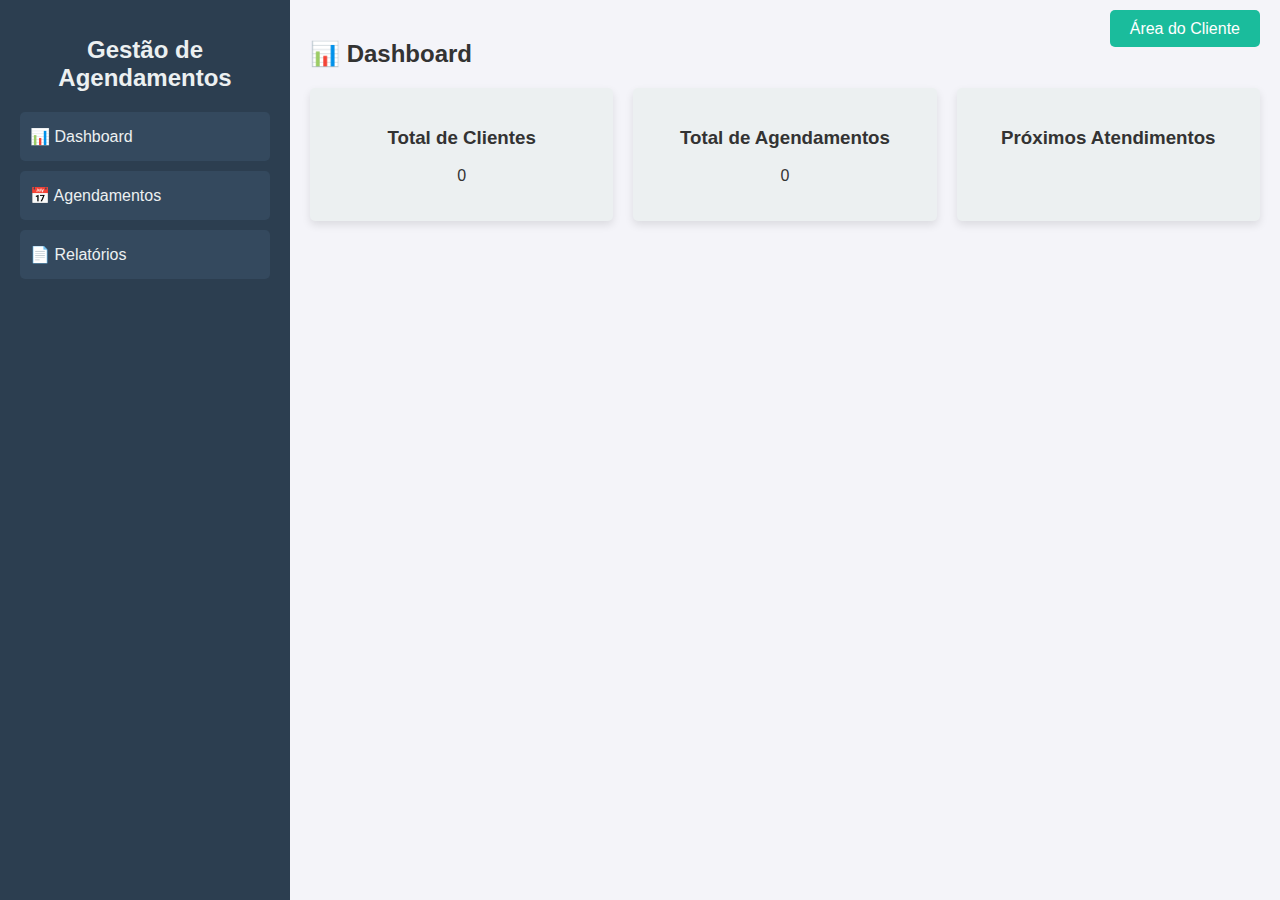
<file: sistemaAGENDAMENTOS/index.html>
<!DOCTYPE html>
<html lang="pt-br">
<head>
  <meta charset="UTF-8">
  <meta name="viewport" content="width=device-width, initial-scale=1.0">
  <title>Sistema Profissional de Agendamentos</title>
  <link rel="stylesheet" href="style.css">
</head>
<body>
  <div class="container">
    <!-- Menu Lateral -->
    <aside class="sidebar">
      <h1>Gestão de Agendamentos</h1>
      <ul>
        <li id="btn-dashboard">📊 Dashboard</li>
        <li id="btn-agendamentos">📅 Agendamentos</li>
        <li id="btn-relatorios">📄 Relatórios</li>
      </ul>
    </aside>

    <!-- Área Principal -->
    <main class="main-content">
    <section class="area-cliente-link">
        <a href="cliente.html">Área do Cliente</a>
      </section>
      <section id="dashboard" class="pagina ativo">
        <h2>📊 Dashboard</h2>
        <div class="cards">
          <div class="card">
            <h3>Total de Clientes</h3>
            <p id="total-clientes">0</p>
          </div>
          <div class="card">
            <h3>Total de Agendamentos</h3>
            <p id="total-agendamentos">0</p>
          </div>
          <div class="card">
            <h3>Próximos Atendimentos</h3>
            <ul id="proximos-atendimentos"></ul>
          </div>
        </div>
      </section>
      
<section id="agendamentos" class="pagina">
    <h2>📅 Agendamentos</h2>
    
    <!-- Botão para exibir o formulário de agendamento -->
    <button id="btn-agendar">Agendar Novo Atendimento</button>

    <!-- Formulário de agendamento, inicialmente oculto -->
    <div id="form-agendamento-container" style="display: none;">
        <form id="form-agendamento">
            <input type="text" id="nome-agendamento" placeholder="Nome do Cliente" required>
            <input type="date" id="data-agendamento" required>
            <input type="time" id="hora-inicio" required>
            <input type="time" id="hora-fim" required>
            <input type="number" id="numero-cliente" placeholder="Número do Cliente" required>
            <input type="number" id="valor-servico" placeholder="Valor do Serviço" required>
            <select id="forma-pagamento" required>
                <option value="">Forma de Pagamento</option>
                <option value="cartao">Cartão</option>
                <option value="dinheiro">Dinheiro</option>
                <option value="pix">PIX</option>
            </select>
            <select id="status-atendimento" required>
                <option value="pendente">Pendente</option>
                <option value="concluido">Concluído</option>
                <option value="faltou">Cliente Faltou</option>
            </select>
            <button type="submit">Agendar</button>
        </form>
    </div>

    <!-- Lista de agendamentos -->
    <ul id="lista-agendamentos"></ul>
</section>


      <section id="relatorios" class="pagina">
        <h2>📄 Relatórios</h2>
        <p>Aqui você poderá gerar relatórios detalhados sobre clientes, agendamentos e feedbacks.</p>
        <button id="gerarRelatorio" onclick="gerarRelatorio()">Gerar Relatório</button>
        <pre id="relatorio-gerado"></pre>
      </section>
    </main>
  </div>

  <script src="app.js"></script>
</body>
</html>
</file>
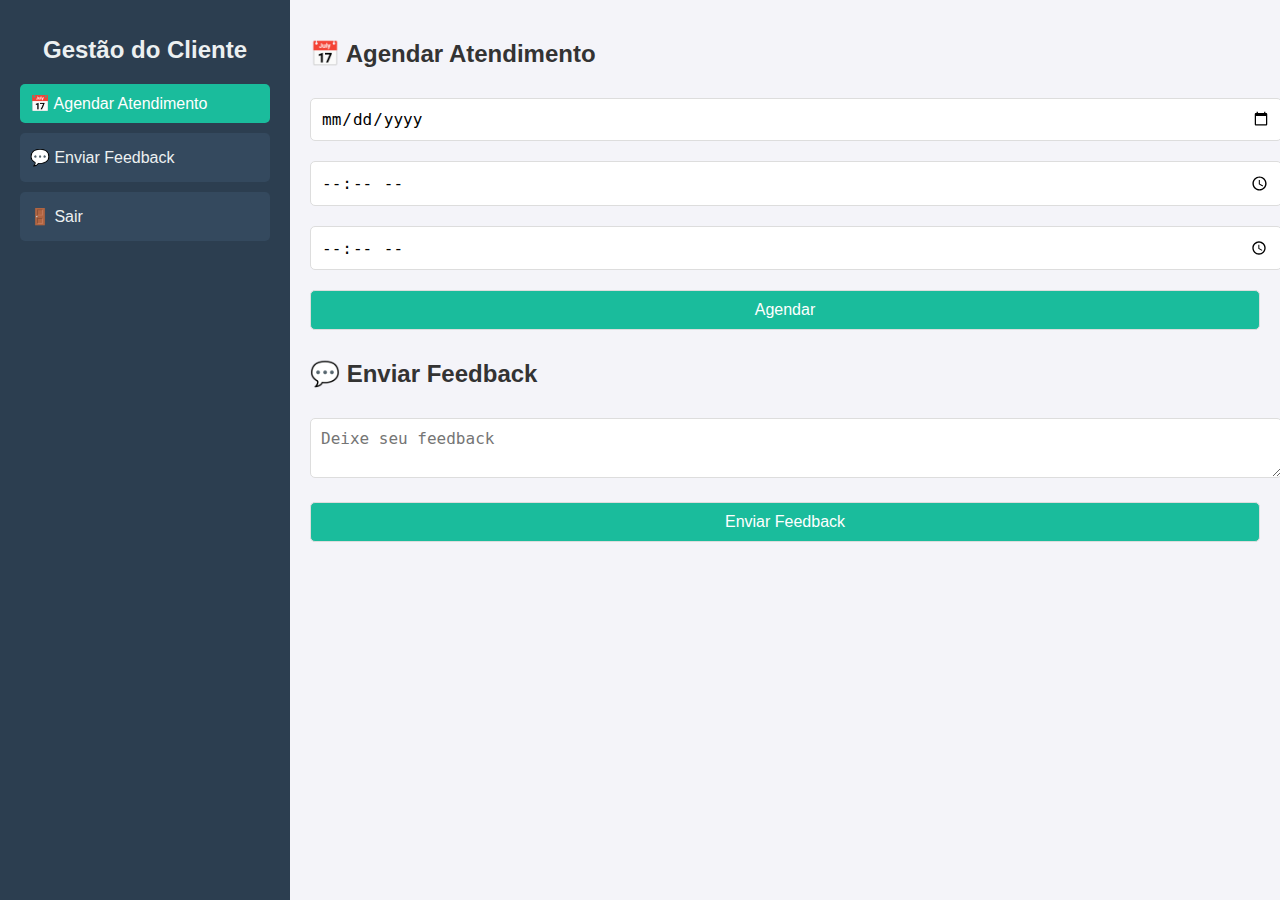
<file: sistemaAGENDAMENTOS/cliente.html>
<!DOCTYPE html>
<html lang="pt-br">
<head>
  <meta charset="UTF-8">
  <meta name="viewport" content="width=device-width, initial-scale=1.0">
  <title>Área do Cliente</title>
  <link rel="stylesheet" href="style.css">
</head>
<body>
  <div class="container">
    <!-- Menu Lateral -->
    <aside class="sidebar">
      <h1>Gestão do Cliente</h1>
      <ul>
        <li id="btn-agendar">📅 Agendar Atendimento</li>
        <li id="btn-feedback">💬 Enviar Feedback</li>
        <li id="btn-sair">🚪 Sair</li>
      </ul>
    </aside>

    <!-- Área Principal -->
    <main class="main-content">
      <section id="agendamentos">
        <h2>📅 Agendar Atendimento</h2>
        <form id="form-agendamento">
          <input type="date" id="data-agendamento" required>
          <input type="time" id="hora-inicio" required>
          <input type="time" id="hora-fim" required>
          <button type="submit">Agendar</button>
        </form>
        <p id="agendamento-mensagem" style="color: green;"></p>
      </section>

      <section id="feedback">
        <h2>💬 Enviar Feedback</h2>
        <form id="form-feedback">
          <textarea id="feedback-texto" placeholder="Deixe seu feedback" required></textarea>
          <button type="submit">Enviar Feedback</button>
        </form>
        <p id="feedback-mensagem" style="color: green;"></p>
      </section>
    </main>
  </div>

  <script src="app.js"></script>
</body>
</html>
</file>
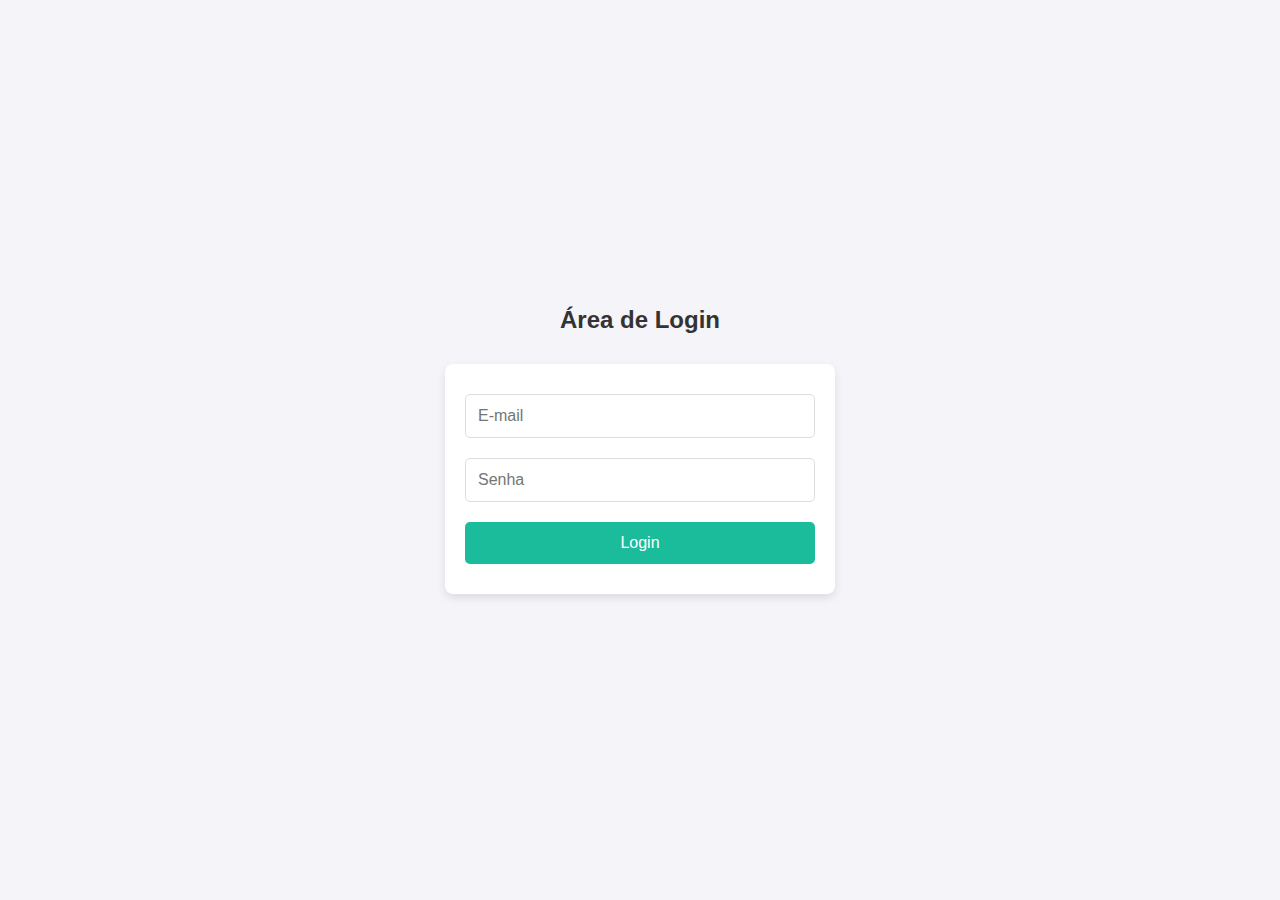
<file: sistemaAGENDAMENTOS/login.html>
<!DOCTYPE html>
<html lang="pt-br">
<head>
  <meta charset="UTF-8">
  <meta name="viewport" content="width=device-width, initial-scale=1.0">
  <title>Login - Sistema de Agendamentos</title>
  <link rel="stylesheet" href="style.css">
</head>
<body>
  <div class="login-container">
    <h2>Área de Login</h2>
    <form id="login-form">
      <input type="email" id="email-login" placeholder="E-mail" required>
      <input type="password" id="senha-login" placeholder="Senha" required>
      <button type="submit">Login</button>
    </form>
    <p id="login-error" style="display: none; color: red;">E-mail ou senha inválidos.</p>
  </div>

  <script src="app.js"></script>
</body>
</html>
</file>
<file: sistemaAGENDAMENTOS/style.css>
/* Estilo geral */
body {
    margin: 0;
    font-family: Arial, sans-serif;
    background-color: #f4f4f9;
    color: #333;
}

.container {
    display: flex;
    height: 100vh;
}

.area-cliente-link {
    position: absolute;
    top: 20px;
    right: 20px;
}

.area-cliente-link a {
    background-color: #1abc9c;
    color: white;
    padding: 10px 20px;
    border-radius: 5px;
    text-decoration: none;
    font-size: 16px;
}

.area-cliente-link a:hover {
    background-color: #16a085;
}

/* Estilo do conteúdo principal */
.main-content {
    flex: 1;
    padding: 20px;
    overflow-y: auto;
}

/* Estilo da sidebar */
.sidebar {
    width: 250px;
    background-color: #2c3e50;
    color: #ecf0f1;
    padding: 20px;
}

.sidebar h1 {
    font-size: 24px;
    text-align: center;
    margin-bottom: 20px;
}

.sidebar ul {
    list-style: none;
    padding: 0;
}

.sidebar ul li {
    padding: 15px 10px;
    margin: 10px 0;
    background-color: #34495e;
    cursor: pointer;
    text-align: center;
    border-radius: 5px;
}

.sidebar ul li:hover {
    background-color: #1abc9c;
}

#gerarRelatorio {
    background-color: #1abc9c;
    color: white;
    padding: 10px;
    border-radius: 5px;
    border: none;
    cursor: pointer;
}

#relatorio-gerado {
    margin-top: 20px;
    padding: 20px;
    background-color: #ecf0f1;
    border-radius: 5px;
    font-family: monospace;
    white-space: pre-wrap;
    word-wrap: break-word;
}


/* Estilo para o botão de agendar */
#btn-agendar {
    background-color: #1abc9c;
    color: white;
    padding: 10px;
    border-radius: 5px;
    border: none;
    cursor: pointer;
}

#btn-agendar:hover {
    background-color: #16a085;
}

/* Esconder o formulário inicialmente */
#form-agendamento-container {
    display: none;
}


/* Estilo do conteúdo principal */
.main-content {
    flex: 1;
    padding: 20px;
    overflow-y: auto;
}

.pagina {
    display: none;
}

.pagina.ativo {
    display: block;
}

.pagina h2 {
    margin-bottom: 20px;
}

.cards {
    display: flex;
    gap: 20px;
    margin-bottom: 20px;
}

.card {
    flex: 1;
    padding: 20px;
    background-color: #ecf0f1;
    border-radius: 5px;
    text-align: center;
    box-shadow: 0 4px 8px rgba(0, 0, 0, 0.1);
}

/* Estilo de formulários */
form {
    margin-bottom: 20px;
}

form input, form select, form button, form textarea {
    width: 100%;
    padding: 10px;
    margin: 10px 0;
    font-size: 16px;
    border-radius: 5px;
    border: 1px solid #ddd;
}

form button {
    background-color: #1abc9c;
    color: white;
    cursor: pointer;
}

form button:hover {
    background-color: #16a085;
}

/* Listas */
ul {
    list-style: none;
    padding: 0;
}

ul li {
    padding: 10px;
    margin: 10px 0;
    background-color: #ecf0f1;
    border-radius: 5px;
    display: flex;
    justify-content: space-between;
    align-items: center;
}

ul li button {
    background-color: #e74c3c;
    color: white;
    border: none;
    padding: 5px 10px;
    border-radius: 5px;
    cursor: pointer;
}

ul li button:hover {
    background-color: #c0392b;
}

/* Estilo do Login */
body {
    margin: 0;
    font-family: Arial, sans-serif;
    background-color: #f4f4f9;
  }
  
  .login-container {
    display: flex;
    flex-direction: column;
    justify-content: center;
    align-items: center;
    height: 100vh;
    background-color: #f4f4f9;
  }
  
  .login-container h2 {
    margin-bottom: 30px;
    font-size: 24px;
    color: #333;
  }
  
  #login-form {
    width: 100%;
    max-width: 350px; /* Limita a largura do formulário */
    padding: 20px;
    background-color: white;
    border-radius: 8px;
    box-shadow: 0px 4px 8px rgba(0, 0, 0, 0.1);
  }
  
  #login-form input {
    width: 100%;
    padding: 12px;
    margin: 10px 0;
    font-size: 16px;
    border-radius: 5px;
    border: 1px solid #ddd;
    box-sizing: border-box; /* Garante que o padding não quebre o layout */
  }
  
  #login-form button {
    width: 100%;
    padding: 12px;
    background-color: #1abc9c;
    color: white;
    font-size: 16px;
    border-radius: 5px;
    border: none;
    cursor: pointer;
  }
  
  #login-form button:hover {
    background-color: #16a085;
  }
  
  #login-error {
    color: red;
    text-align: center;
    font-size: 14px;
    margin-top: 15px;
    display: none; /* Exibe somente em caso de erro */
  }
  
  /* Estilo para o link de "Esqueci minha senha" (opcional) */
  #esqueci-senha {
    text-align: center;
    margin-top: 15px;
  }
  
  #esqueci-senha a {
    color: #1abc9c;
    text-decoration: none;
  }
  
  #esqueci-senha a:hover {
    text-decoration: underline;
  }
  
  @media (max-width: 768px) {
    .container {
        flex-direction: column;
    }

    .sidebar {
        width: 100%;
        text-align: center;
    }

    .main-content {
        padding: 10px;
    }

    .cards {
        flex-direction: column;
    }

    .card {
        margin-bottom: 15px;
    }
}

@media (max-width: 480px) {
    .area-cliente-link a {
        font-size: 14px;
        padding: 8px 15px;
    }

    .sidebar ul li {
        padding: 10px;
        font-size: 14px;
    }
}
</file>
